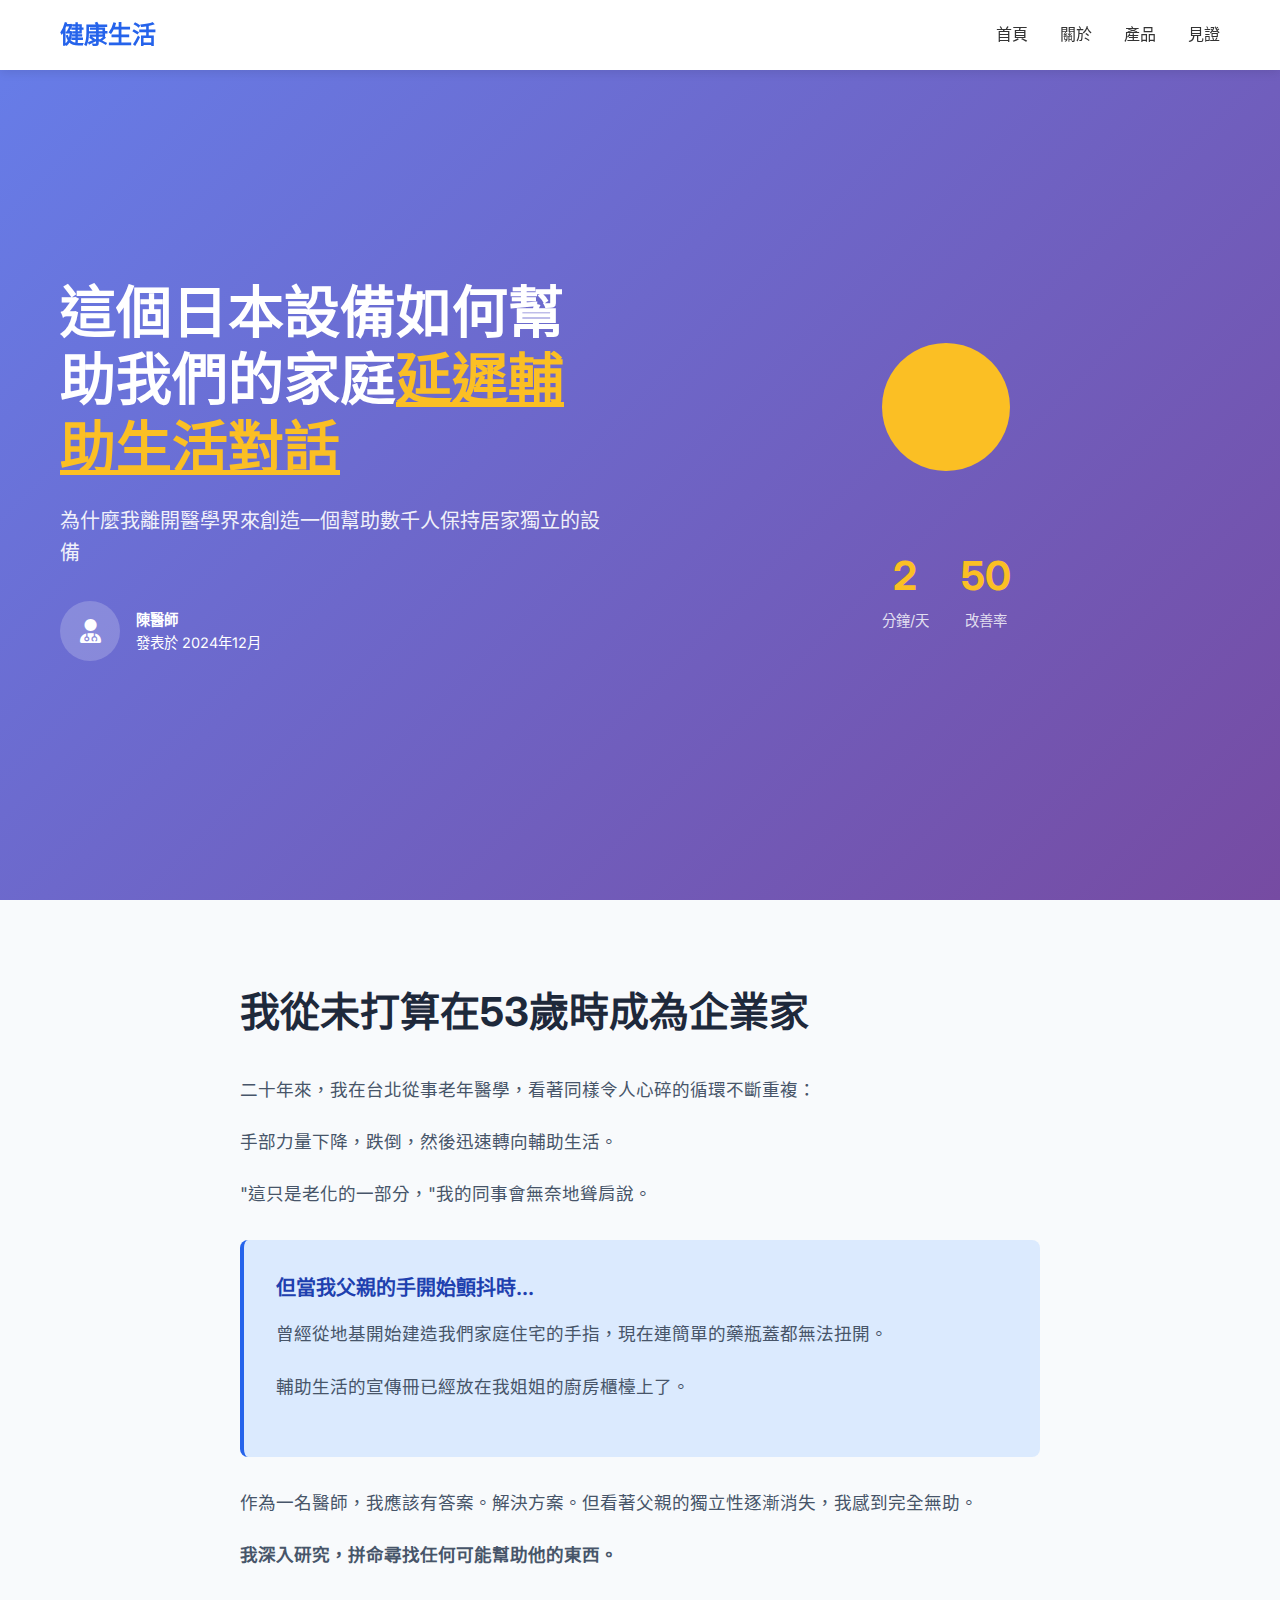
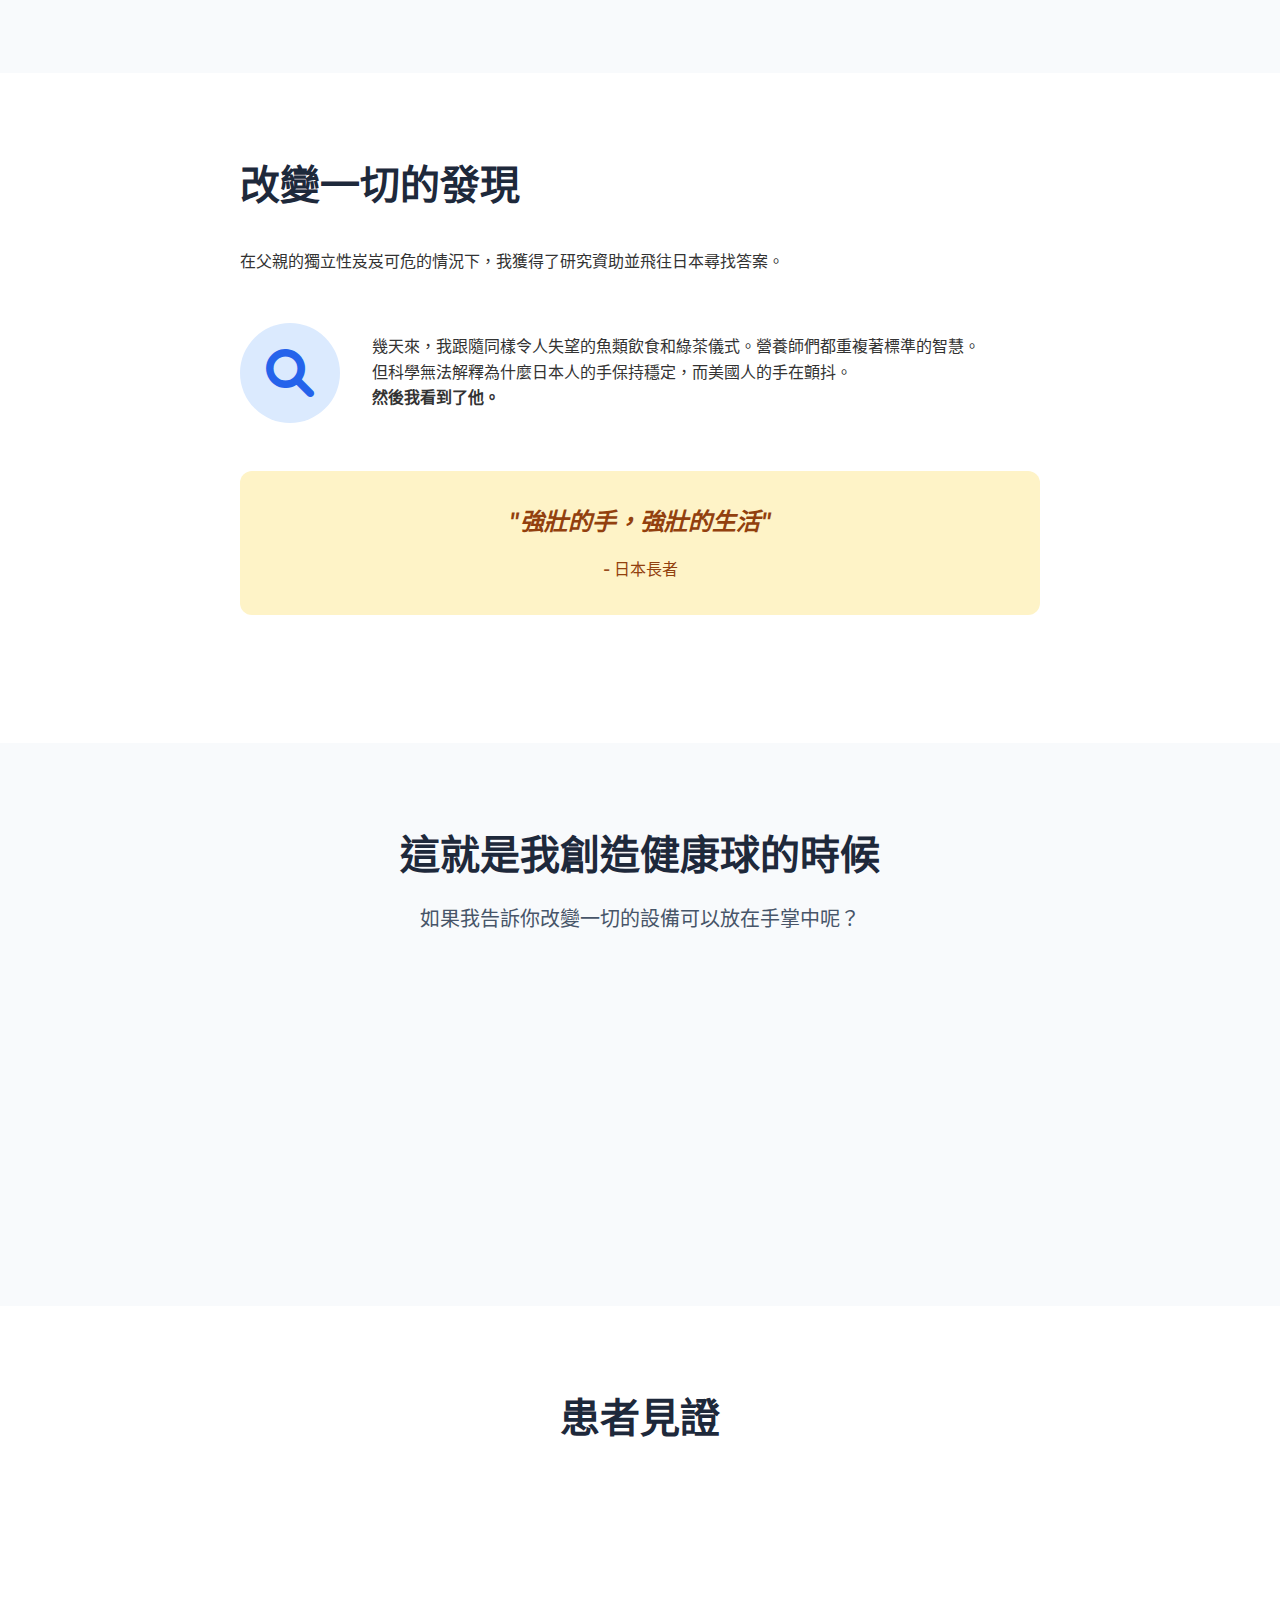
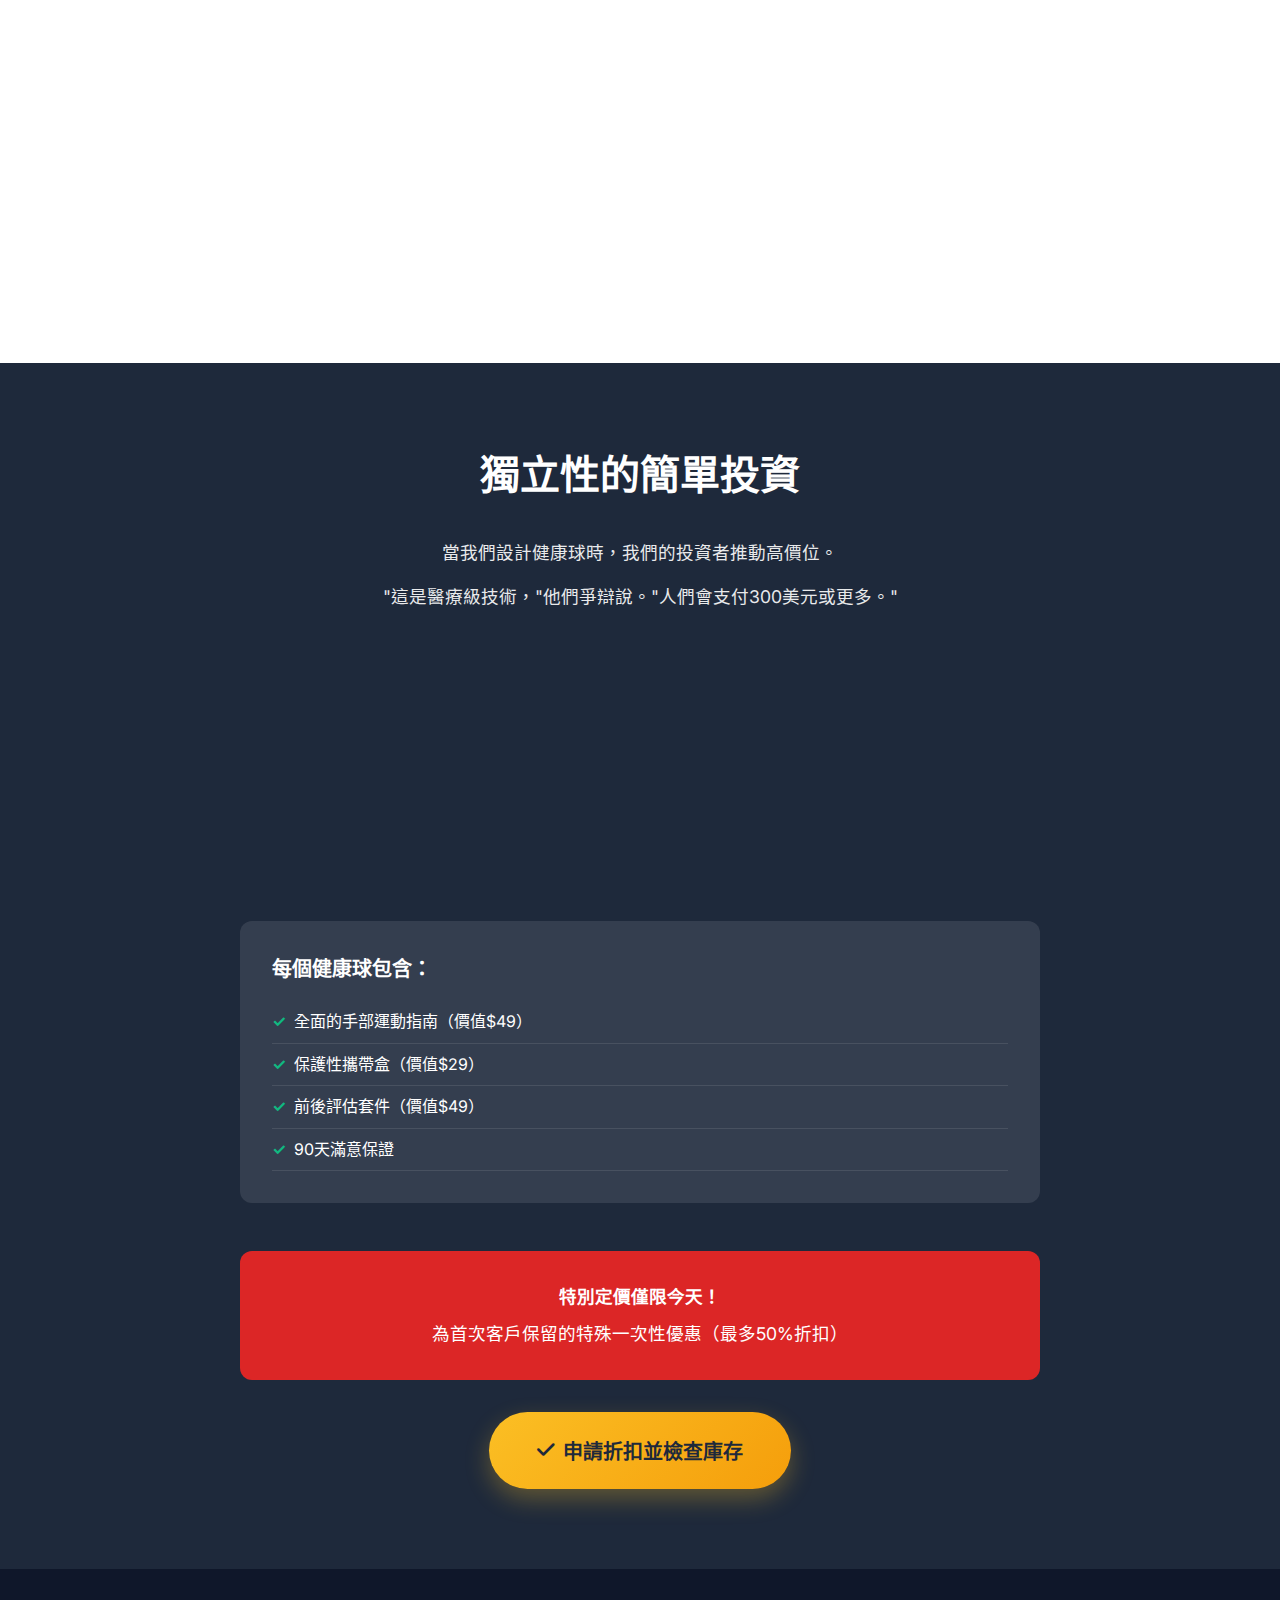
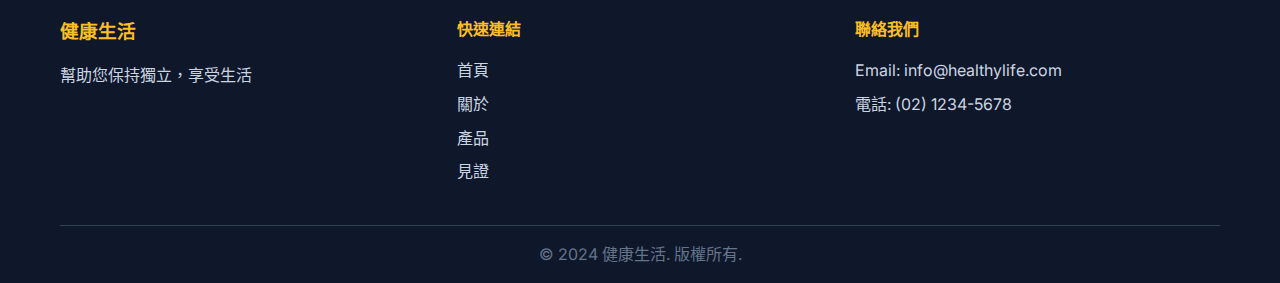
<file: index.html>
<!DOCTYPE html>
<html lang="zh-TW">
<head>
    <meta charset="UTF-8">
    <meta name="viewport" content="width=device-width, initial-scale=1.0">
    <title>健康生活 - 創新科技助您保持獨立</title>
    <link rel="stylesheet" href="styles.css">
    <link href="https://fonts.googleapis.com/css2?family=Inter:wght@300;400;500;600;700&display=swap" rel="stylesheet">
    <link rel="stylesheet" href="https://cdnjs.cloudflare.com/ajax/libs/font-awesome/6.0.0/css/all.min.css">
    
    <!-- mediago Pixel Code -->
    <script type='text/javascript'>
        window._megoaa = window._megoaa || [];
        window._megoaa.push({ type: 'event', name: 'pageview',cpid: ''});
        window._megoaa.push({ type: 'nextjump', link: ""});
        !function (t, f, a, x) {
                if (!document.getElementById(x)) {
                    t.async = 1;t.src = a;t.id=x;f.parentNode.insertBefore(t, f);
                }
        }(document.createElement('script'),
        document.getElementsByTagName('script')[0], '//cdn.mediago.io/js/pixel.js?cpid=', 'pixel_megoaa_script');
    </script>
    <noscript>
        <img src='//trace.mediago.io/api/bidder/track/pixel/pageview?tn=f9f2b1ef23fe2759c2cad0953029a94b&cpid=' width='0' height='0' style='display:none' />
    </noscript>
    <!-- End of mediago Pixel Code -->
</head>
<body>
    <!-- Header -->
    <header class="header">
        <div class="container">
            <div class="header-content">
                <div class="logo">
                    <h2>健康生活</h2>
                </div>
                <nav class="nav">
                    <a href="#home">首頁</a>
                    <a href="#about">關於</a>
                    <a href="#product">產品</a>
                    <a href="#testimonials">見證</a>
                </nav>
            </div>
        </div>
    </header>

    <!-- Hero Section -->
    <section id="home" class="hero">
        <div class="container">
            <div class="hero-content">
                <div class="hero-text">
                    <h1>這個日本設備如何幫助我們的家庭<span class="highlight">延遲輔助生活對話</span></h1>
                    <p class="subtitle">為什麼我離開醫學界來創造一個幫助數千人保持居家獨立的設備</p>
                    <div class="author">
                        <div class="author-avatar">
                            <i class="fas fa-user-md"></i>
                        </div>
                        <div class="author-info">
                            <p><strong>陳醫師</strong></p>
                            <p>發表於 2024年12月</p>
                        </div>
                    </div>
                </div>
                <div class="hero-image">
                    <div class="product-showcase">
                        <div class="product-image">
                            <i class="fas fa-circle"></i>
                        </div>
                        <div class="product-stats">
                            <div class="stat">
                                <span class="stat-number">5</span>
                                <span class="stat-label">分鐘/天</span>
                            </div>
                            <div class="stat">
                                <span class="stat-number">90%</span>
                                <span class="stat-label">改善率</span>
                            </div>
                        </div>
                    </div>
                </div>
            </div>
        </div>
    </section>

    <!-- Story Section -->
    <section class="story">
        <div class="container">
            <div class="story-content">
                <h2>我從未打算在53歲時成為企業家</h2>
                <p>二十年來，我在台北從事老年醫學，看著同樣令人心碎的循環不斷重複：</p>
                <p>手部力量下降，跌倒，然後迅速轉向輔助生活。</p>
                <p>"這只是老化的一部分，"我的同事會無奈地聳肩說。</p>
                
                <div class="highlight-box">
                    <h3>但當我父親的手開始顫抖時...</h3>
                    <p>曾經從地基開始建造我們家庭住宅的手指，現在連簡單的藥瓶蓋都無法扭開。</p>
                    <p>輔助生活的宣傳冊已經放在我姐姐的廚房櫃檯上了。</p>
                </div>

                <p>作為一名醫師，我應該有答案。解決方案。但看著父親的獨立性逐漸消失，我感到完全無助。</p>
                <p><strong>我深入研究，拼命尋找任何可能幫助他的東西。</strong></p>
            </div>
        </div>
    </section>

    <!-- Discovery Section -->
    <section class="discovery">
        <div class="container">
            <div class="discovery-content">
                <h2>改變一切的發現</h2>
                <p>在父親的獨立性岌岌可危的情況下，我獲得了研究資助並飛往日本尋找答案。</p>
                
                <div class="discovery-story">
                    <div class="story-image">
                        <i class="fas fa-search"></i>
                    </div>
                    <div class="story-text">
                        <p>幾天來，我跟隨同樣令人失望的魚類飲食和綠茶儀式。營養師們都重複著標準的智慧。</p>
                        <p>但科學無法解釋為什麼日本人的手保持穩定，而美國人的手在顫抖。</p>
                        <p><strong>然後我看到了他。</strong></p>
                    </div>
                </div>

                <div class="highlight-quote">
                    <blockquote>
                        "強壯的手，強壯的生活"
                    </blockquote>
                    <p>- 日本長者</p>
                </div>
            </div>
        </div>
    </section>

    <!-- Product Section -->
    <section id="product" class="product">
        <div class="container">
            <div class="product-content">
                <h2>這就是我創造健康球的時候</h2>
                <p>如果我告訴你改變一切的設備可以放在手掌中呢？</p>
                
                <div class="product-features">
                    <div class="feature">
                        <div class="feature-icon">
                            <i class="fas fa-cog"></i>
                        </div>
                        <h3>精密陀螺儀</h3>
                        <p>內部精密的陀螺儀創造阻力，實際學習你的手部動作</p>
                    </div>
                    <div class="feature">
                        <div class="feature-icon">
                            <i class="fas fa-chart-line"></i>
                        </div>
                        <h3>智能追蹤</h3>
                        <p>每次使用時，它會映射你的握力，找到弱點，並精確地針對它們</p>
                    </div>
                    <div class="feature">
                        <div class="feature-icon">
                            <i class="fas fa-clock"></i>
                        </div>
                        <h3>每日5分鐘</h3>
                        <p>只需每天5分鐘，就能看到顯著改善</p>
                    </div>
                </div>
            </div>
        </div>
    </section>

    <!-- Testimonials Section -->
    <section id="testimonials" class="testimonials">
        <div class="container">
            <h2>患者見證</h2>
            <div class="testimonials-grid">
                <div class="testimonial">
                    <div class="testimonial-content">
                        <p>"我對另一個'奇蹟'手部設備持懷疑態度，但在上週兩次掉落咖啡杯後我很絕望。使用健康球約2個月，邊看電視邊使用。我的手還不完美，但我可以自己扣襯衫鈕扣而不會感到沮喪。光是這一點就值得花錢了。"</p>
                        <div class="testimonial-author">
                            <strong>- 王先生</strong>
                        </div>
                    </div>
                </div>
                <div class="testimonial">
                    <div class="testimonial-content">
                        <p>"我開始感到脆弱，你知道嗎？無法正確握住前門台階的扶手，這讓我害怕。我女兒注意到我開始做這個緊張的動作 - 在拿起杯子前測試我的握力，就像我不再信任自己的手一樣。三個月前找到這個健康球。現在我可以再次緊緊握住方向盤，毫無擔憂地抱著我的曾孫，從車上搬運自己的雜貨。這不僅僅是關於更強壯的手 - 這是關於再次感到強壯，對自己有信心。"</p>
                        <div class="testimonial-author">
                            <strong>- 李先生</strong>
                        </div>
                    </div>
                </div>
                <div class="testimonial">
                    <div class="testimonial-content">
                        <p>"我厭倦了手臂在無袖上衣中看起來鬆弛，特別是在我這個年紀。開始在早上在台大校園散步時使用這個健康球 - 想著不會有壞處。三個月後，哇 - 我的前臂實際上有些線條了！我們步行小組的其他女士注意到了，當我向她們展示我一直在使用的東西時，她們不敢相信。最好的部分？我可以舉起沉重的雜貨袋而不需要幫助，而且我的手臂在我最喜歡的夏季連衣裙中看起來很棒。"</p>
                        <div class="testimonial-author">
                            <strong>- 陳女士</strong>
                        </div>
                    </div>
                </div>
            </div>
        </div>
    </section>

    <!-- Pricing Section -->
    <section class="pricing">
        <div class="container">
            <div class="pricing-content">
                <h2>獨立性的簡單投資</h2>
                <p>當我們設計健康球時，我們的投資者推動高價位。</p>
                <p>"這是醫療級技術，"他們爭辯說。"人們會支付300美元或更多。"</p>
                
                <div class="price-comparison">
                    <div class="comparison-item">
                        <h3>醫療目錄類似設備</h3>
                        <p class="price">$500+</p>
                    </div>
                    <div class="comparison-item highlight">
                        <h3>我們的健康球</h3>
                        <p class="price">$79</p>
                        <p class="savings">節省 84%</p>
                    </div>
                </div>

                <div class="package-includes">
                    <h3>每個健康球包含：</h3>
                    <ul>
                        <li>全面的手部運動指南（價值$49）</li>
                        <li>保護性攜帶盒（價值$29）</li>
                        <li>前後評估套件（價值$49）</li>
                        <li>90天滿意保證</li>
                    </ul>
                </div>

                <div class="cta-section">
                    <div class="urgency-banner">
                        <p><strong>特別定價僅限今天！</strong></p>
                        <p>為首次客戶保留的特殊一次性優惠（最多50%折扣）</p>
                    </div>
                    <button class="cta-button">
                        <i class="fas fa-check"></i>
                        申請折扣並檢查庫存
                    </button>
                </div>
            </div>
        </div>
    </section>

    <!-- Footer -->
    <footer class="footer">
        <div class="container">
            <div class="footer-content">
                <div class="footer-section">
                    <h3>健康生活</h3>
                    <p>幫助您保持獨立，享受生活</p>
                </div>
                <div class="footer-section">
                    <h4>快速連結</h4>
                    <a href="#home">首頁</a>
                    <a href="#about">關於</a>
                    <a href="#product">產品</a>
                    <a href="#testimonials">見證</a>
                </div>
                <div class="footer-section">
                    <h4>聯絡我們</h4>
                    <p>Email: info@healthylife.com</p>
                    <p>電話: (02) 1234-5678</p>
                </div>
            </div>
            <div class="footer-bottom">
                <p>&copy; 2024 健康生活. 版權所有.</p>
            </div>
        </div>
    </footer>

    <script src="script.js"></script>
</body>
</html>
</file>
<file: styles.css>
/* Reset and Base Styles */
* {
    margin: 0;
    padding: 0;
    box-sizing: border-box;
}

body {
    font-family: 'Inter', -apple-system, BlinkMacSystemFont, 'Segoe UI', Roboto, sans-serif;
    line-height: 1.6;
    color: #333;
    background-color: #fff;
}

.container {
    max-width: 1200px;
    margin: 0 auto;
    padding: 0 20px;
}

/* Header */
.header {
    background: #fff;
    box-shadow: 0 2px 10px rgba(0,0,0,0.1);
    position: fixed;
    top: 0;
    left: 0;
    right: 0;
    z-index: 1000;
}

.header-content {
    display: flex;
    justify-content: space-between;
    align-items: center;
    padding: 1rem 0;
}

.logo h2 {
    color: #2563eb;
    font-weight: 700;
    font-size: 1.5rem;
}

.nav {
    display: flex;
    gap: 2rem;
}

.nav a {
    text-decoration: none;
    color: #333;
    font-weight: 500;
    transition: color 0.3s ease;
}

.nav a:hover {
    color: #2563eb;
}

/* Hero Section */
.hero {
    padding: 120px 0 80px;
    background: linear-gradient(135deg, #667eea 0%, #764ba2 100%);
    color: white;
    min-height: 100vh;
    display: flex;
    align-items: center;
}

.hero-content {
    display: grid;
    grid-template-columns: 1fr 1fr;
    gap: 4rem;
    align-items: center;
}

.hero-text h1 {
    font-size: 3.5rem;
    font-weight: 700;
    line-height: 1.2;
    margin-bottom: 1.5rem;
}

.highlight {
    color: #fbbf24;
    text-decoration: underline;
}

.subtitle {
    font-size: 1.25rem;
    margin-bottom: 2rem;
    opacity: 0.9;
}

.author {
    display: flex;
    align-items: center;
    gap: 1rem;
    margin-top: 2rem;
}

.author-avatar {
    width: 60px;
    height: 60px;
    background: rgba(255,255,255,0.2);
    border-radius: 50%;
    display: flex;
    align-items: center;
    justify-content: center;
    font-size: 1.5rem;
}

.author-info p {
    margin: 0;
    font-size: 0.9rem;
}

.hero-image {
    display: flex;
    justify-content: center;
    align-items: center;
}

.product-showcase {
    text-align: center;
}

.product-image {
    font-size: 8rem;
    color: #fbbf24;
    margin-bottom: 2rem;
    animation: float 3s ease-in-out infinite;
}

@keyframes float {
    0%, 100% { transform: translateY(0px); }
    50% { transform: translateY(-20px); }
}

.product-stats {
    display: flex;
    gap: 2rem;
    justify-content: center;
}

.stat {
    text-align: center;
}

.stat-number {
    display: block;
    font-size: 2.5rem;
    font-weight: 700;
    color: #fbbf24;
}

.stat-label {
    font-size: 0.9rem;
    opacity: 0.8;
}

/* Story Section */
.story {
    padding: 80px 0;
    background: #f8fafc;
}

.story-content {
    max-width: 800px;
    margin: 0 auto;
}

.story-content h2 {
    font-size: 2.5rem;
    font-weight: 700;
    margin-bottom: 2rem;
    color: #1e293b;
}

.story-content p {
    font-size: 1.1rem;
    margin-bottom: 1.5rem;
    color: #475569;
}

.highlight-box {
    background: #dbeafe;
    border-left: 4px solid #2563eb;
    padding: 2rem;
    margin: 2rem 0;
    border-radius: 8px;
}

.highlight-box h3 {
    color: #1e40af;
    margin-bottom: 1rem;
    font-size: 1.25rem;
}

/* Discovery Section */
.discovery {
    padding: 80px 0;
    background: white;
}

.discovery-content {
    max-width: 800px;
    margin: 0 auto;
}

.discovery-content h2 {
    font-size: 2.5rem;
    font-weight: 700;
    margin-bottom: 2rem;
    color: #1e293b;
}

.discovery-story {
    display: grid;
    grid-template-columns: auto 1fr;
    gap: 2rem;
    align-items: center;
    margin: 3rem 0;
}

.story-image {
    font-size: 3rem;
    color: #2563eb;
    background: #dbeafe;
    width: 100px;
    height: 100px;
    border-radius: 50%;
    display: flex;
    align-items: center;
    justify-content: center;
}

.highlight-quote {
    background: #fef3c7;
    padding: 2rem;
    border-radius: 12px;
    text-align: center;
    margin: 3rem 0;
}

.highlight-quote blockquote {
    font-size: 1.5rem;
    font-weight: 600;
    color: #92400e;
    margin-bottom: 1rem;
    font-style: italic;
}

.highlight-quote p {
    color: #92400e;
    font-weight: 500;
}

/* Product Section */
.product {
    padding: 80px 0;
    background: #f8fafc;
}

.product-content {
    text-align: center;
}

.product-content h2 {
    font-size: 2.5rem;
    font-weight: 700;
    margin-bottom: 1rem;
    color: #1e293b;
}

.product-content > p {
    font-size: 1.25rem;
    margin-bottom: 3rem;
    color: #475569;
}

.product-features {
    display: grid;
    grid-template-columns: repeat(auto-fit, minmax(300px, 1fr));
    gap: 2rem;
    margin-top: 3rem;
}

.feature {
    background: white;
    padding: 2rem;
    border-radius: 12px;
    box-shadow: 0 4px 6px rgba(0,0,0,0.05);
    transition: transform 0.3s ease;
}

.feature:hover {
    transform: translateY(-5px);
}

.feature-icon {
    font-size: 2.5rem;
    color: #2563eb;
    margin-bottom: 1rem;
}

.feature h3 {
    font-size: 1.25rem;
    font-weight: 600;
    margin-bottom: 1rem;
    color: #1e293b;
}

.feature p {
    color: #64748b;
}

/* Testimonials Section */
.testimonials {
    padding: 80px 0;
    background: white;
}

.testimonials h2 {
    text-align: center;
    font-size: 2.5rem;
    font-weight: 700;
    margin-bottom: 3rem;
    color: #1e293b;
}

.testimonials-grid {
    display: grid;
    grid-template-columns: repeat(auto-fit, minmax(350px, 1fr));
    gap: 2rem;
}

.testimonial {
    background: #f8fafc;
    padding: 2rem;
    border-radius: 12px;
    border-left: 4px solid #2563eb;
}

.testimonial-content p {
    font-style: italic;
    margin-bottom: 1.5rem;
    color: #475569;
    line-height: 1.7;
}

.testimonial-author {
    color: #1e293b;
    font-weight: 600;
}

/* Pricing Section */
.pricing {
    padding: 80px 0;
    background: #1e293b;
    color: white;
}

.pricing-content {
    max-width: 800px;
    margin: 0 auto;
    text-align: center;
}

.pricing-content h2 {
    font-size: 2.5rem;
    font-weight: 700;
    margin-bottom: 2rem;
}

.pricing-content > p {
    font-size: 1.1rem;
    margin-bottom: 1rem;
    opacity: 0.9;
}

.price-comparison {
    display: grid;
    grid-template-columns: 1fr 1fr;
    gap: 2rem;
    margin: 3rem 0;
}

.comparison-item {
    background: rgba(255,255,255,0.1);
    padding: 2rem;
    border-radius: 12px;
    border: 2px solid transparent;
}

.comparison-item.highlight {
    border-color: #fbbf24;
    background: rgba(251, 191, 36, 0.1);
}

.comparison-item h3 {
    margin-bottom: 1rem;
    font-size: 1.25rem;
}

.price {
    font-size: 2.5rem;
    font-weight: 700;
    color: #fbbf24;
    margin-bottom: 0.5rem;
}

.savings {
    color: #10b981;
    font-weight: 600;
}

.package-includes {
    background: rgba(255,255,255,0.1);
    padding: 2rem;
    border-radius: 12px;
    margin: 3rem 0;
    text-align: left;
}

.package-includes h3 {
    margin-bottom: 1rem;
    font-size: 1.25rem;
}

.package-includes ul {
    list-style: none;
    padding: 0;
}

.package-includes li {
    padding: 0.5rem 0;
    border-bottom: 1px solid rgba(255,255,255,0.1);
}

.package-includes li:before {
    content: "✓";
    color: #10b981;
    font-weight: bold;
    margin-right: 0.5rem;
}

.cta-section {
    margin-top: 3rem;
}

.urgency-banner {
    background: #dc2626;
    padding: 1.5rem;
    border-radius: 12px;
    margin-bottom: 2rem;
}

.urgency-banner p {
    margin: 0.5rem 0;
    font-size: 1.1rem;
}

.cta-button {
    background: linear-gradient(135deg, #fbbf24 0%, #f59e0b 100%);
    color: #1e293b;
    border: none;
    padding: 1.5rem 3rem;
    font-size: 1.25rem;
    font-weight: 700;
    border-radius: 50px;
    cursor: pointer;
    transition: all 0.3s ease;
    display: inline-flex;
    align-items: center;
    gap: 0.5rem;
    box-shadow: 0 10px 25px rgba(251, 191, 36, 0.3);
}

.cta-button:hover {
    transform: translateY(-2px);
    box-shadow: 0 15px 35px rgba(251, 191, 36, 0.4);
}

/* Footer */
.footer {
    background: #0f172a;
    color: white;
    padding: 3rem 0 1rem;
}

.footer-content {
    display: grid;
    grid-template-columns: repeat(auto-fit, minmax(250px, 1fr));
    gap: 2rem;
    margin-bottom: 2rem;
}

.footer-section h3,
.footer-section h4 {
    margin-bottom: 1rem;
    color: #fbbf24;
}

.footer-section a {
    color: #cbd5e1;
    text-decoration: none;
    display: block;
    margin-bottom: 0.5rem;
    transition: color 0.3s ease;
}

.footer-section a:hover {
    color: #fbbf24;
}

.footer-section p {
    color: #cbd5e1;
    margin-bottom: 0.5rem;
}

.footer-bottom {
    border-top: 1px solid #334155;
    padding-top: 1rem;
    text-align: center;
    color: #64748b;
}

/* Responsive Design */
@media (max-width: 768px) {
    .hero-content {
        grid-template-columns: 1fr;
        gap: 2rem;
        text-align: center;
    }
    
    .hero-text h1 {
        font-size: 2.5rem;
    }
    
    .product-stats {
        flex-direction: column;
        gap: 1rem;
    }
    
    .discovery-story {
        grid-template-columns: 1fr;
        text-align: center;
    }
    
    .price-comparison {
        grid-template-columns: 1fr;
    }
    
    .nav {
        display: none;
    }
    
    .product-features {
        grid-template-columns: 1fr;
    }
    
    .testimonials-grid {
        grid-template-columns: 1fr;
    }
}

@media (max-width: 480px) {
    .container {
        padding: 0 15px;
    }
    
    .hero-text h1 {
        font-size: 2rem;
    }
    
    .story-content h2,
    .discovery-content h2,
    .product-content h2,
    .testimonials h2,
    .pricing-content h2 {
        font-size: 2rem;
    }
    
    .cta-button {
        padding: 1rem 2rem;
        font-size: 1rem;
    }
}
</file>
